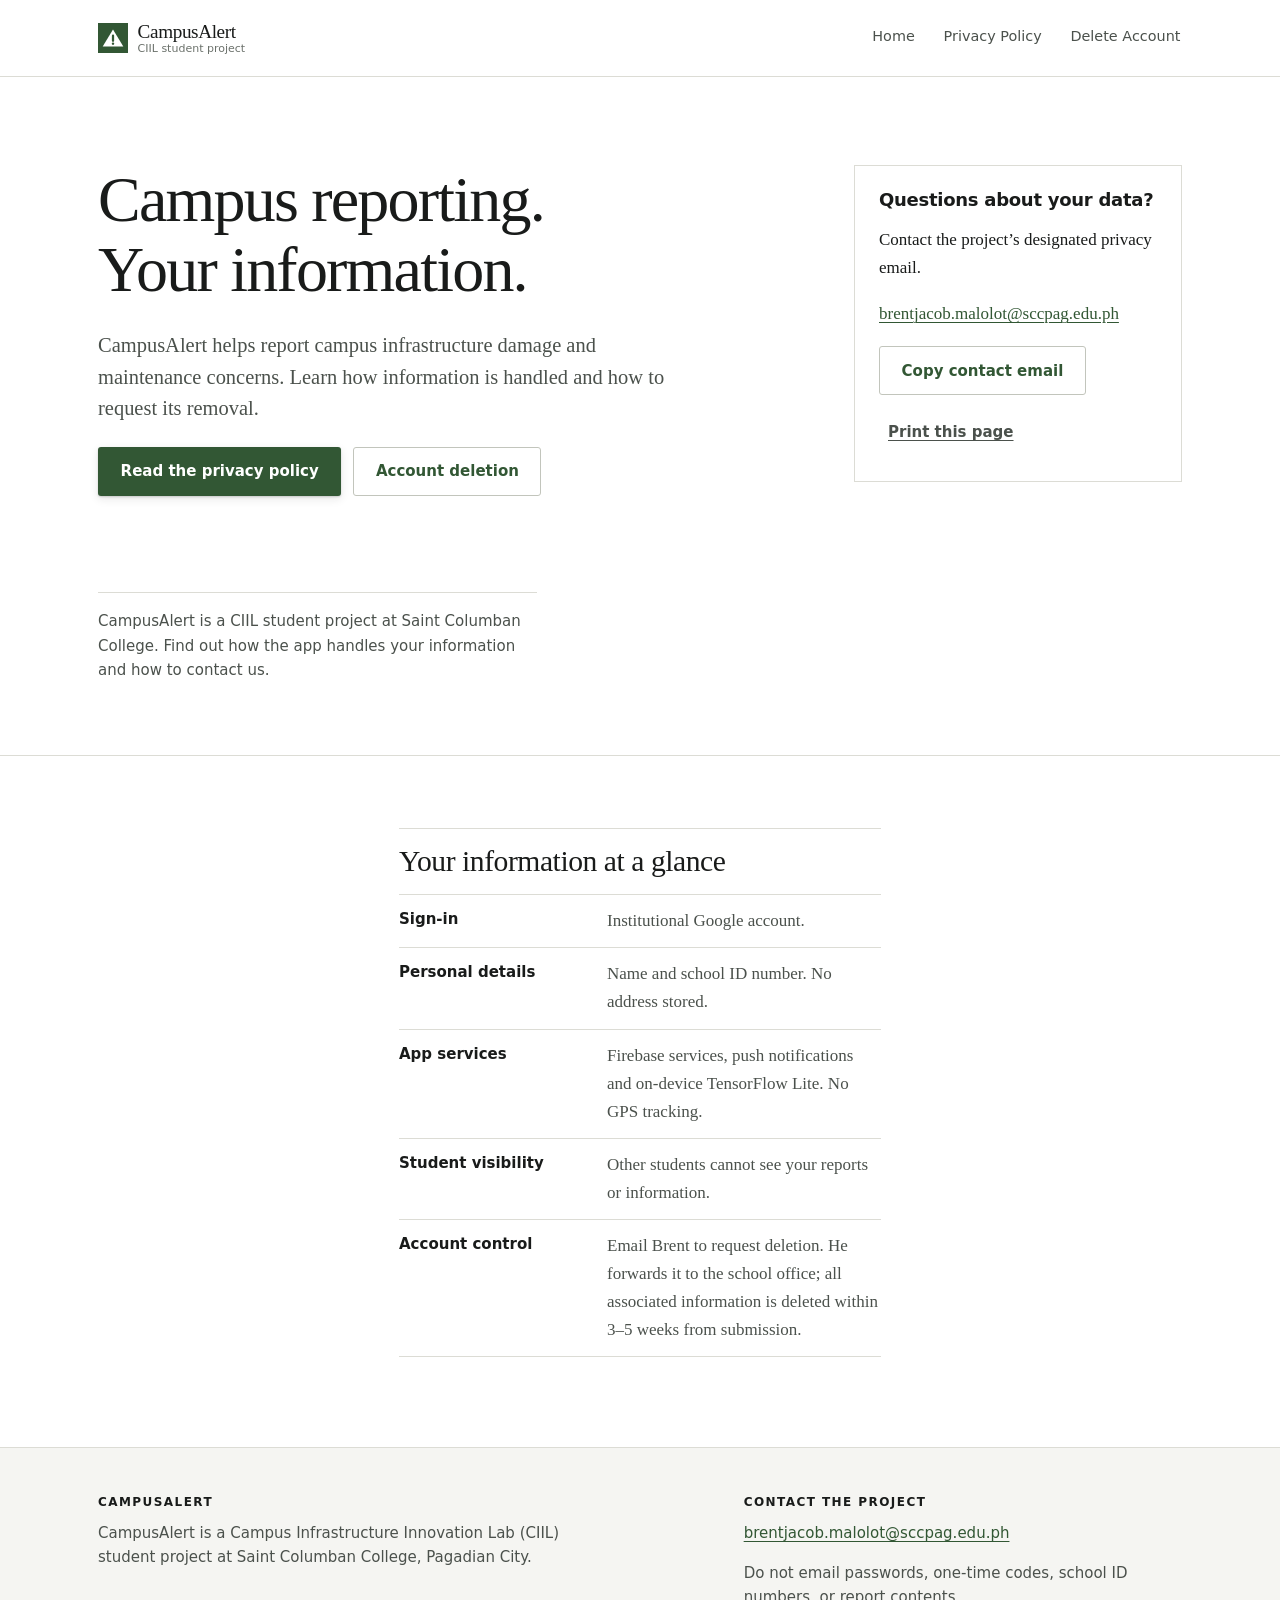
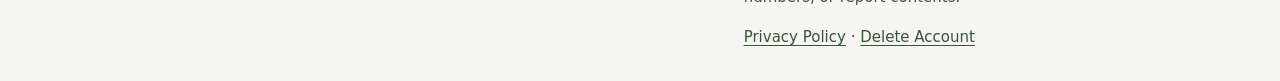
<file: index.html>
<!DOCTYPE html>
<html lang="en"><head><meta charset="utf-8"/><meta content="width=device-width,initial-scale=1" name="viewport"/><meta content="index, follow" name="robots"/><meta content="CampusAlert privacy policy, data handling, and account deletion requests." name="description"/><title>Privacy and account information — CampusAlert</title><link href="assets/favicon.svg" rel="icon"/><link href="assets/styles.css" rel="stylesheet"/></head><body><a class="skip-link" href="#main">Skip to main content</a><header class="masthead">
<div class="container masthead__inner">
<a aria-current="page" class="wordmark" href="index.html">
<svg aria-hidden="true" class="wordmark__mark" focusable="false" viewbox="0 0 32 32">
<rect fill="#325734" height="32" width="32"></rect>
<path d="M16 7 27 25H5z" fill="#ffffff"></path>
<path d="M16 13.5v5.5" stroke="#325734" stroke-linecap="round" stroke-width="2.4"></path>
<circle cx="16" cy="22" fill="#325734" r="1.3"></circle>
</svg>
<span class="wordmark__text">
<span class="wordmark__name">CampusAlert</span>
<span class="wordmark__org">CIIL student project</span>
</span>
</a>
<nav aria-label="Main" class="site-nav">
<a href="index.html">Home</a>
<a href="privacy.html">Privacy Policy</a>
<a href="delete-account.html">Delete Account</a>
</nav>
</div>
</header>
<main id="main"><section class="hero"><div class="container hero__grid"><div><h1 class="hero__title">Campus reporting.<br/>Your information.</h1><p class="lede">CampusAlert helps report campus infrastructure damage and maintenance concerns. Learn how information is handled and how to request its removal.</p><div class="hero__actions"><a class="btn btn--primary" href="privacy.html">Read the privacy policy</a><a class="btn btn--secondary" href="delete-account.html">Account deletion</a></div><p class="hero__note">CampusAlert is a CIIL student project at Saint Columban College. Find out how the app handles your information and how to contact us.</p></div><aside class="aside"><h2>Questions about your data?</h2><p>Contact the project’s designated privacy email.</p><p><a class="email" href="mailto:brentjacob.malolot@sccpag.edu.ph">brentjacob.malolot@sccpag.edu.ph</a></p><div class="btn-row" data-copy-controls=""><button class="btn btn--secondary" data-copy-email="brentjacob.malolot@sccpag.edu.ph" type="button">Copy contact email</button><button class="btn btn--quiet" data-print-page="" type="button">Print this page</button><p aria-live="polite" class="copy-status" data-copy-status="" role="status"></p></div></aside></div></section><section class="section"><div class="container prose"><h2>Your information at a glance</h2><dl class="deflist"><div><dt>Sign-in</dt><dd>Institutional Google account.</dd></div><div><dt>Personal details</dt><dd>Name and school ID number. No address stored.</dd></div><div><dt>App services</dt><dd>Firebase services, push notifications and on-device TensorFlow Lite. No GPS tracking.</dd></div><div><dt>Student visibility</dt><dd>Other students cannot see your reports or information.</dd></div><div><dt>Account control</dt><dd>Email Brent to request deletion. He forwards it to the school office; all associated information is deleted within 3–5 weeks from submission.</dd></div></dl></div></section></main><footer class="site-footer"><div class="container"><div class="site-footer__grid"><div><h2>CampusAlert</h2><p>CampusAlert is a Campus Infrastructure Innovation Lab (CIIL) student project at Saint Columban College, Pagadian City.</p></div><div><h2>Contact the project</h2><p><a class="email" href="mailto:brentjacob.malolot@sccpag.edu.ph">brentjacob.malolot@sccpag.edu.ph</a></p><p>Do not email passwords, one-time codes, school ID numbers, or report contents.</p><a href="privacy.html">Privacy Policy</a> · <a href="delete-account.html">Delete Account</a></div></div></div></footer><script defer="" src="assets/site.js"></script></body></html>
</file>
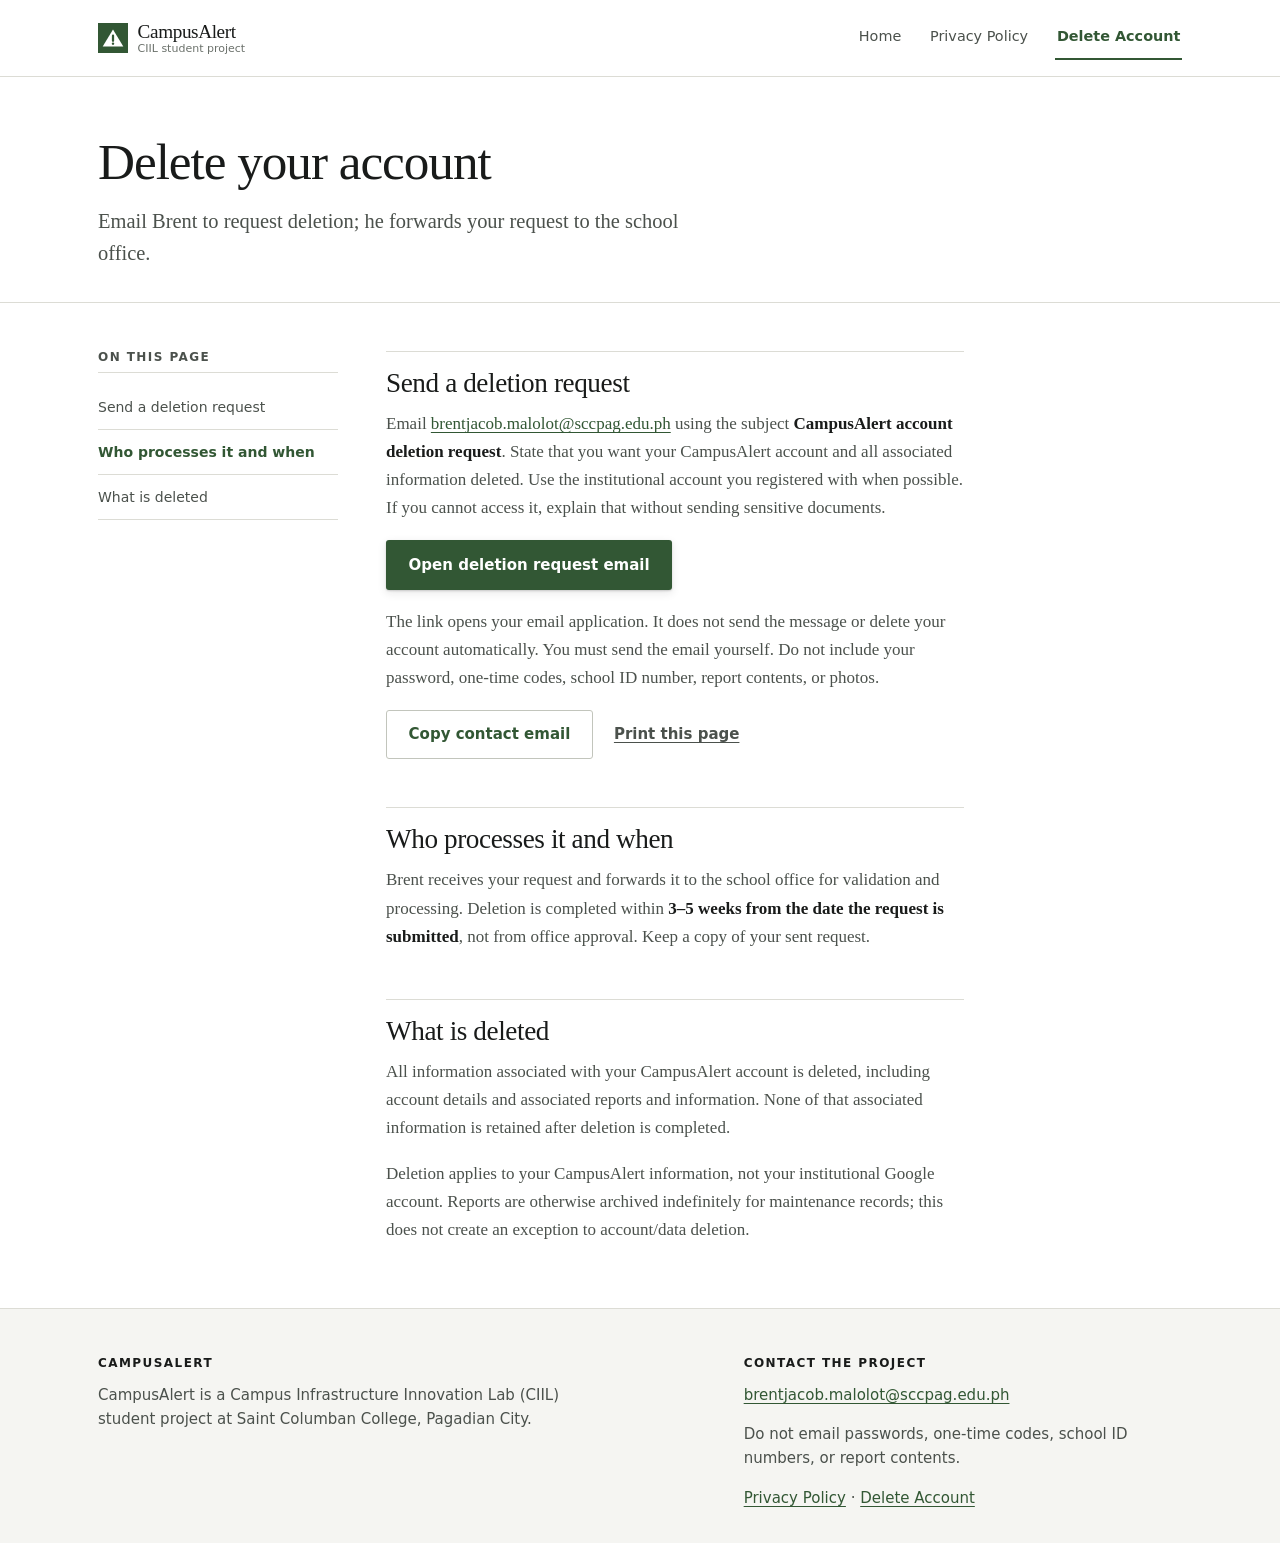
<file: delete-account.html>
<!DOCTYPE html>
<html lang="en"><head><meta charset="utf-8"/><meta content="width=device-width,initial-scale=1" name="viewport"/><meta content="index, follow" name="robots"/><meta content="CampusAlert privacy policy, data handling, and account deletion requests." name="description"/><title>Delete your account — CampusAlert</title><link href="assets/favicon.svg" rel="icon"/><link href="assets/styles.css" rel="stylesheet"/></head><body><a class="skip-link" href="#main">Skip to main content</a><header class="masthead">
<div class="container masthead__inner">
<a class="wordmark" href="index.html">
<svg aria-hidden="true" class="wordmark__mark" focusable="false" viewbox="0 0 32 32">
<rect fill="#325734" height="32" width="32"></rect>
<path d="M16 7 27 25H5z" fill="#ffffff"></path>
<path d="M16 13.5v5.5" stroke="#325734" stroke-linecap="round" stroke-width="2.4"></path>
<circle cx="16" cy="22" fill="#325734" r="1.3"></circle>
</svg>
<span class="wordmark__text">
<span class="wordmark__name">CampusAlert</span>
<span class="wordmark__org">CIIL student project</span>
</span>
</a>
<nav aria-label="Main" class="site-nav">
<a href="index.html">Home</a>
<a href="privacy.html">Privacy Policy</a>
<a aria-current="page" href="delete-account.html">Delete Account</a>
</nav>
</div>
</header>
<main id="main"><div class="page-head"><div class="container"><h1>Delete your account</h1><p class="lede" style="margin-top:var(--s-4)">Email Brent to request deletion; he forwards your request to the school office.</p></div></div><div class="container policy"><nav aria-label="On this page" class="policy__index"><h2>On this page</h2><ol><li><a href="#email">Send a deletion request</a></li><li><a href="#processing">Who processes it and when</a></li><li><a href="#scope">What is deleted</a></li></ol></nav><article class="policy__body"><section id="email"><h2>Send a deletion request</h2><p>Email <a class="email" href="mailto:brentjacob.malolot@sccpag.edu.ph">brentjacob.malolot@sccpag.edu.ph</a> using the subject <strong>CampusAlert account deletion request</strong>. State that you want your CampusAlert account and all associated information deleted. Use the institutional account you registered with when possible. If you cannot access it, explain that without sending sensitive documents.</p><p><a class="btn btn--primary" href="mailto:brentjacob.malolot@sccpag.edu.ph?subject=CampusAlert%20account%20deletion%20request">Open deletion request email</a></p><p>The link opens your email application. It does not send the message or delete your account automatically. You must send the email yourself. Do not include your password, one-time codes, school ID number, report contents, or photos.</p><div class="btn-row" data-copy-controls=""><button class="btn btn--secondary" data-copy-email="brentjacob.malolot@sccpag.edu.ph" type="button">Copy contact email</button><button class="btn btn--quiet" data-print-page="" type="button">Print this page</button><p aria-live="polite" class="copy-status" data-copy-status="" role="status"></p></div></section><section id="processing"><h2>Who processes it and when</h2><p>Brent receives your request and forwards it to the school office for validation and processing. Deletion is completed within <strong>3–5 weeks from the date the request is submitted</strong>, not from office approval. Keep a copy of your sent request.</p></section><section id="scope"><h2>What is deleted</h2><p>All information associated with your CampusAlert account is deleted, including account details and associated reports and information. None of that associated information is retained after deletion is completed.</p><p>Deletion applies to your CampusAlert information, not your institutional Google account. Reports are otherwise archived indefinitely for maintenance records; this does not create an exception to account/data deletion.</p></section></article></div></main><footer class="site-footer"><div class="container"><div class="site-footer__grid"><div><h2>CampusAlert</h2><p>CampusAlert is a Campus Infrastructure Innovation Lab (CIIL) student project at Saint Columban College, Pagadian City.</p></div><div><h2>Contact the project</h2><p><a class="email" href="mailto:brentjacob.malolot@sccpag.edu.ph">brentjacob.malolot@sccpag.edu.ph</a></p><p>Do not email passwords, one-time codes, school ID numbers, or report contents.</p><a href="privacy.html">Privacy Policy</a> · <a href="delete-account.html">Delete Account</a></div></div></div></footer><script defer="" src="assets/site.js"></script></body></html>
</file>
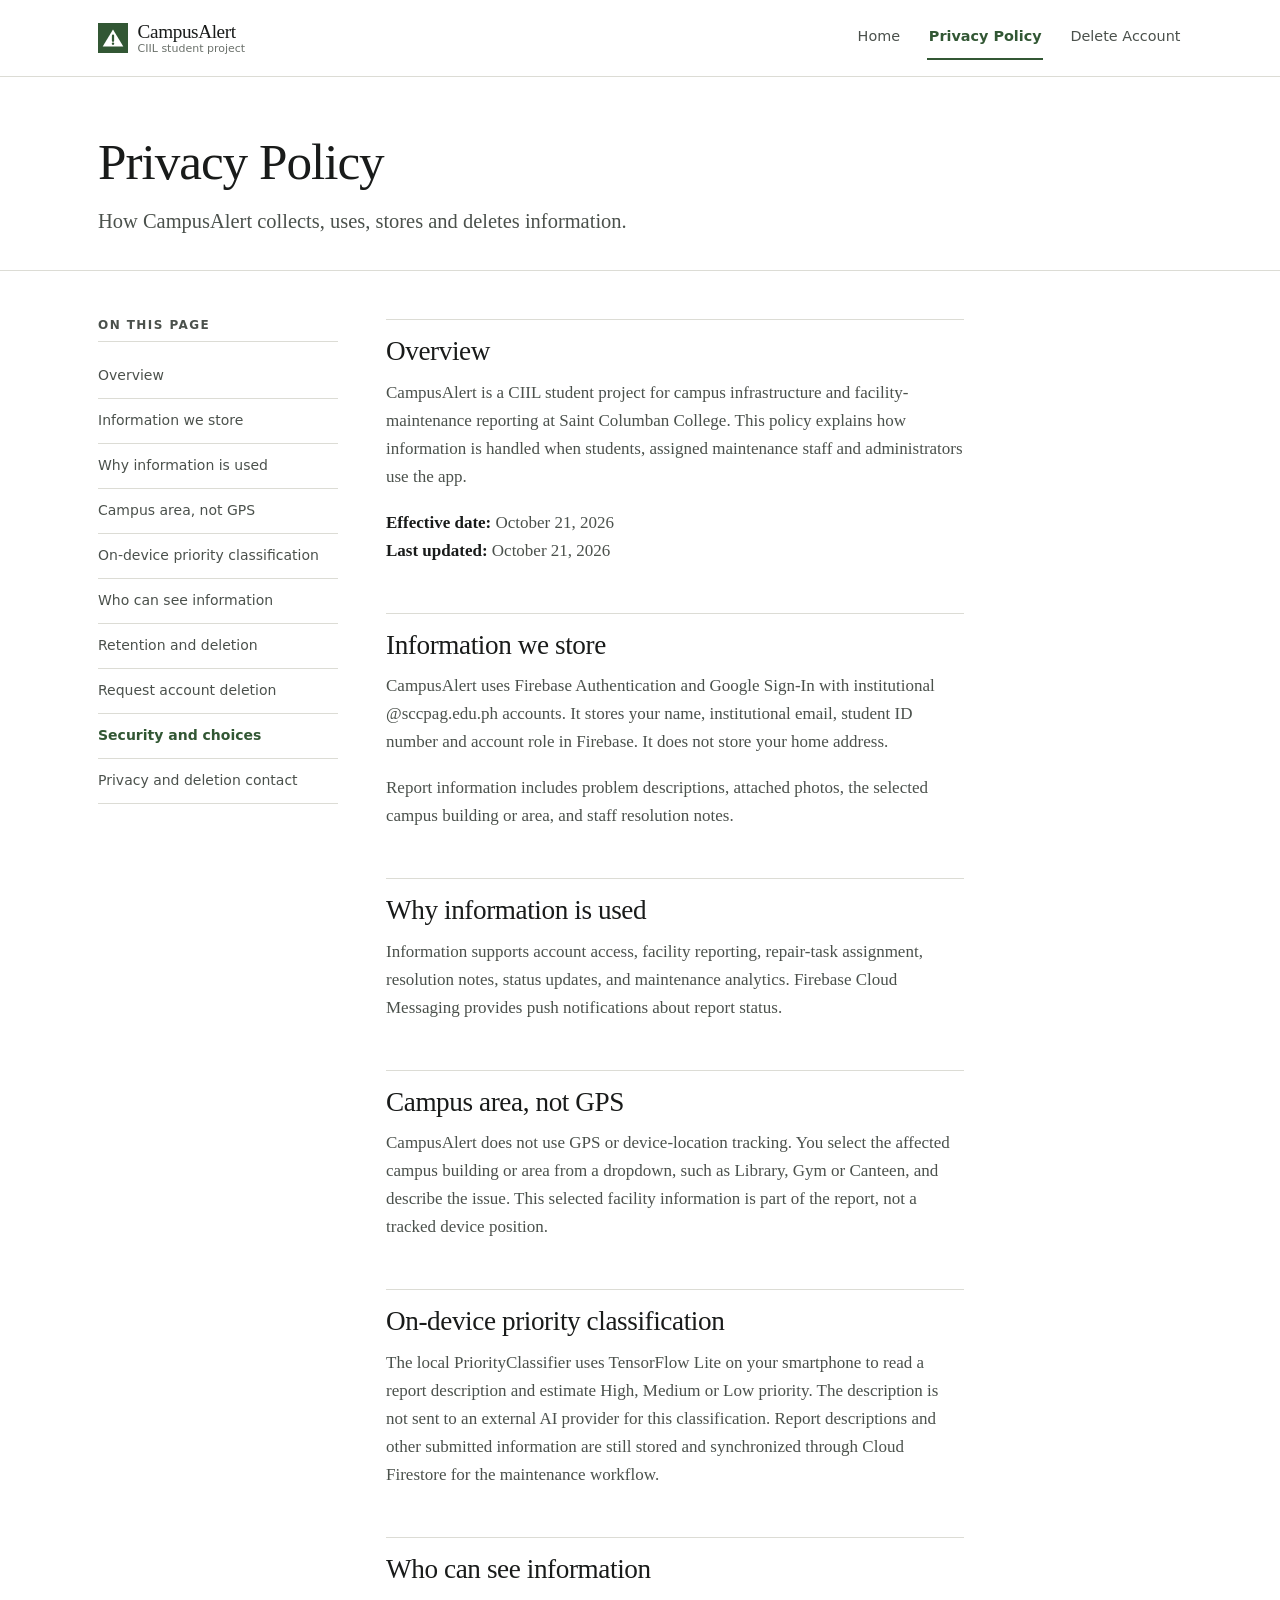
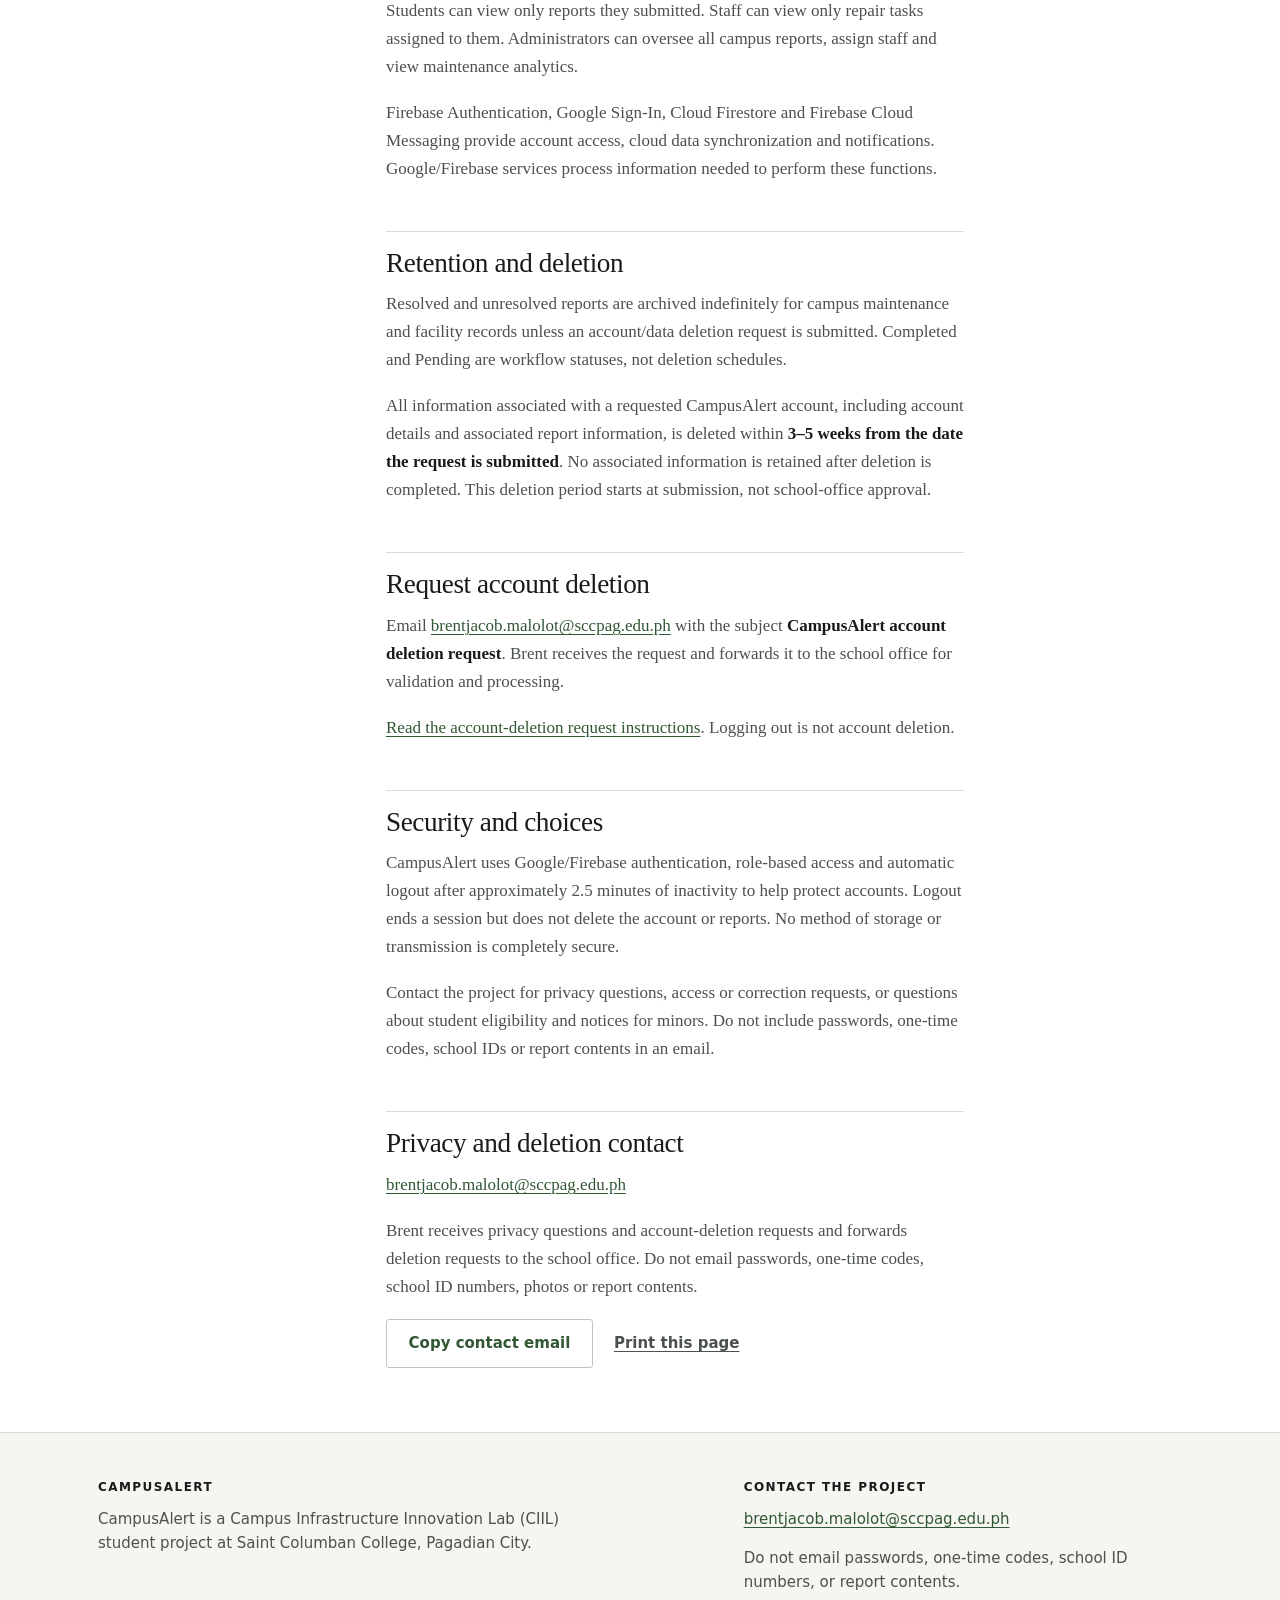
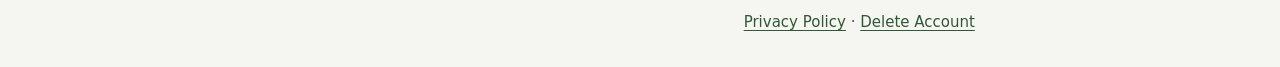
<file: privacy.html>
<!DOCTYPE html>
<html lang="en"><head><meta charset="utf-8"/><meta content="width=device-width,initial-scale=1" name="viewport"/><meta content="index, follow" name="robots"/><meta content="CampusAlert privacy policy, data handling, and account deletion requests." name="description"/><title>Privacy Policy — CampusAlert</title><link href="assets/favicon.svg" rel="icon"/><link href="assets/styles.css" rel="stylesheet"/></head><body><a class="skip-link" href="#main">Skip to main content</a><header class="masthead">
<div class="container masthead__inner">
<a class="wordmark" href="index.html">
<svg aria-hidden="true" class="wordmark__mark" focusable="false" viewbox="0 0 32 32">
<rect fill="#325734" height="32" width="32"></rect>
<path d="M16 7 27 25H5z" fill="#ffffff"></path>
<path d="M16 13.5v5.5" stroke="#325734" stroke-linecap="round" stroke-width="2.4"></path>
<circle cx="16" cy="22" fill="#325734" r="1.3"></circle>
</svg>
<span class="wordmark__text">
<span class="wordmark__name">CampusAlert</span>
<span class="wordmark__org">CIIL student project</span>
</span>
</a>
<nav aria-label="Main" class="site-nav">
<a href="index.html">Home</a>
<a aria-current="page" href="privacy.html">Privacy Policy</a>
<a href="delete-account.html">Delete Account</a>
</nav>
</div>
</header>
<main id="main"><div class="page-head"><div class="container"><h1>Privacy Policy</h1><p class="lede" style="margin-top:var(--s-4)">How CampusAlert collects, uses, stores and deletes information.</p></div></div><div class="container policy"><nav aria-label="On this page" class="policy__index"><h2>On this page</h2><ol><li><a href="#about">Overview</a></li><li><a href="#identity">Information we store</a></li><li><a href="#reports">Why information is used</a></li><li><a href="#location">Campus area, not GPS</a></li><li><a href="#ai">On-device priority classification</a></li><li><a href="#access">Who can see information</a></li><li><a href="#retention">Retention and deletion</a></li><li><a href="#deletion">Request account deletion</a></li><li><a href="#security">Security and choices</a></li><li><a href="#contact">Privacy and deletion contact</a></li></ol></nav><article class="policy__body"><section id="about"><h2>Overview</h2><p>CampusAlert is a CIIL student project for campus infrastructure and facility-maintenance reporting at Saint Columban College. This policy explains how information is handled when students, assigned maintenance staff and administrators use the app.</p><p><strong>Effective date:</strong> October 21, 2026<br/><strong>Last updated:</strong> October 21, 2026</p></section><section id="identity"><h2>Information we store</h2><p>CampusAlert uses Firebase Authentication and Google Sign-In with institutional @sccpag.edu.ph accounts. It stores your name, institutional email, student ID number and account role in Firebase. It does not store your home address.</p><p>Report information includes problem descriptions, attached photos, the selected campus building or area, and staff resolution notes.</p></section><section id="reports"><h2>Why information is used</h2><p>Information supports account access, facility reporting, repair-task assignment, resolution notes, status updates, and maintenance analytics. Firebase Cloud Messaging provides push notifications about report status.</p></section><section id="location"><h2>Campus area, not GPS</h2><p>CampusAlert does not use GPS or device-location tracking. You select the affected campus building or area from a dropdown, such as Library, Gym or Canteen, and describe the issue. This selected facility information is part of the report, not a tracked device position.</p></section><section id="ai"><h2>On-device priority classification</h2><p>The local PriorityClassifier uses TensorFlow Lite on your smartphone to read a report description and estimate High, Medium or Low priority. The description is not sent to an external AI provider for this classification. Report descriptions and other submitted information are still stored and synchronized through Cloud Firestore for the maintenance workflow.</p></section><section id="access"><h2>Who can see information</h2><p>Students can view only reports they submitted. Staff can view only repair tasks assigned to them. Administrators can oversee all campus reports, assign staff and view maintenance analytics.</p><p>Firebase Authentication, Google Sign-In, Cloud Firestore and Firebase Cloud Messaging provide account access, cloud data synchronization and notifications. Google/Firebase services process information needed to perform these functions.</p></section><section id="retention"><h2>Retention and deletion</h2><p>Resolved and unresolved reports are archived indefinitely for campus maintenance and facility records unless an account/data deletion request is submitted. Completed and Pending are workflow statuses, not deletion schedules.</p><p>All information associated with a requested CampusAlert account, including account details and associated report information, is deleted within <strong>3–5 weeks from the date the request is submitted</strong>. No associated information is retained after deletion is completed. This deletion period starts at submission, not school-office approval.</p></section><section id="deletion"><h2>Request account deletion</h2><p>Email <a href="mailto:brentjacob.malolot@sccpag.edu.ph?subject=CampusAlert%20account%20deletion%20request">brentjacob.malolot@sccpag.edu.ph</a> with the subject <strong>CampusAlert account deletion request</strong>. Brent receives the request and forwards it to the school office for validation and processing.</p><p><a href="delete-account.html">Read the account-deletion request instructions</a>. Logging out is not account deletion.</p></section><section id="security"><h2>Security and choices</h2><p>CampusAlert uses Google/Firebase authentication, role-based access and automatic logout after approximately 2.5 minutes of inactivity to help protect accounts. Logout ends a session but does not delete the account or reports. No method of storage or transmission is completely secure.</p><p>Contact the project for privacy questions, access or correction requests, or questions about student eligibility and notices for minors. Do not include passwords, one-time codes, school IDs or report contents in an email.</p></section><section id="contact"><h2>Privacy and deletion contact</h2><p><a class="email" href="mailto:brentjacob.malolot@sccpag.edu.ph">brentjacob.malolot@sccpag.edu.ph</a></p><p>Brent receives privacy questions and account-deletion requests and forwards deletion requests to the school office. Do not email passwords, one-time codes, school ID numbers, photos or report contents.</p><div class="btn-row" data-copy-controls=""><button class="btn btn--secondary" data-copy-email="brentjacob.malolot@sccpag.edu.ph" type="button">Copy contact email</button><button class="btn btn--quiet" data-print-page="" type="button">Print this page</button><p aria-live="polite" class="copy-status" data-copy-status="" role="status"></p></div></section></article></div></main><footer class="site-footer"><div class="container"><div class="site-footer__grid"><div><h2>CampusAlert</h2><p>CampusAlert is a Campus Infrastructure Innovation Lab (CIIL) student project at Saint Columban College, Pagadian City.</p></div><div><h2>Contact the project</h2><p><a class="email" href="mailto:brentjacob.malolot@sccpag.edu.ph">brentjacob.malolot@sccpag.edu.ph</a></p><p>Do not email passwords, one-time codes, school ID numbers, or report contents.</p><a href="privacy.html">Privacy Policy</a> · <a href="delete-account.html">Delete Account</a></div></div></div></footer><script defer="" src="assets/site.js"></script></body></html>
</file>
<file: assets/styles.css>
:root{--paper:#ffffff;--paper-2:#f5f5f2;--paper-3:#ecece7;--ink:#191b1a;--ink-2:#4b514c;--ink-3:#6b716b;--green:#325734;--green-deep:#24412a;--green-tint:#e8ece5;--rule:#dcdcd5;--rule-2:#c2c5bc;--rule-ink:#191b1a;--font-serif:Georgia,"Iowan Old Style","Palatino Linotype","Book Antiqua","Times New Roman",serif;--font-ui:system-ui,-apple-system,"Segoe UI",Roboto,"Helvetica Neue",Arial,sans-serif;--fs-display:clamp(2.6rem,6.2vw,4.9rem);--fs-h1:clamp(2.1rem,4.4vw,3.2rem);--fs-h2:clamp(1.45rem,2.4vw,1.85rem);--fs-h3:1.15rem;--fs-body:1.0625rem;--fs-small:0.9375rem;--fs-label:0.75rem;--s-1:0.25rem;--s-2:0.5rem;--s-3:0.75rem;--s-4:1rem;--s-5:1.5rem;--s-6:2rem;--s-7:3rem;--s-8:4rem;--s-9:6rem;--measure:68ch;--container:1180px;--gutter:clamp(1.25rem,4vw,3rem);--r-chip:2px;--r-control:3px;--lift-1:0 1px 2px rgba(25,27,26,0.18),0 3px 10px rgba(25,27,26,0.1);--lift-1-down:0 1px 1px rgba(25,27,26,0.16);--ease-out:cubic-bezier(0.16,1,0.3,1);--dur-fast:140ms;--dur-mid:240ms;}*,*::before,*::after{box-sizing:border-box;}html{-webkit-text-size-adjust:100%;scroll-behavior:smooth;scroll-padding-top:6rem;}body{margin:0;background:var(--paper);color:var(--ink);font-family:var(--font-serif);font-size:var(--fs-body);line-height:1.65;-webkit-font-smoothing:antialiased;text-rendering:optimizeLegibility;}img,svg{display:block;max-width:100%;}a{color:var(--green);text-decoration-thickness:1px;text-underline-offset:0.18em;}.policy__body a:hover,.prose a:hover,.site-footer a:hover,.draft-band__text a:hover,.aside__email:hover{text-decoration-thickness:2px;text-underline-offset:0.22em;}:focus-visible{outline:2px solid var(--ink);outline-offset:2px;border-radius:1px;}::selection{background:var(--green);color:var(--paper);}hr{border:0;border-top:1px solid var(--rule);margin:var(--s-6) 0;}.skip-link{position:absolute;left:var(--s-4);top:-4rem;z-index:20;padding:0.7rem 1.1rem;background:var(--green);color:var(--paper);font-family:var(--font-ui);font-size:0.9rem;text-decoration:none;transition:top var(--dur-fast) var(--ease-out);}.skip-link:focus{top:var(--s-3);color:var(--paper);}h1,h2,h3,h4{font-family:var(--font-serif);font-weight:400;letter-spacing:-0.02em;line-height:1.12;text-wrap:balance;margin:0;}h1{font-size:var(--fs-h1);line-height:1.12;}h2{font-size:var(--fs-h2);letter-spacing:-0.015em;line-height:1.12;}h3{font-size:var(--fs-h3);font-family:var(--font-ui);font-weight:600;letter-spacing:0;line-height:1.35;}p{margin:0 0 1.05em;}p:last-child{margin-bottom:0;}strong{font-weight:700;}.lede{font-size:clamp(1.125rem,1.6vw,1.3rem);line-height:1.55;color:var(--ink-2);max-width:58ch;}.muted{color:var(--ink-2);}.small{font-family:var(--font-ui);font-size:var(--fs-small);line-height:1.55;color:var(--ink-2);}.label{font-family:var(--font-ui);font-size:var(--fs-label);font-weight:600;letter-spacing:0.12em;text-transform:uppercase;color:var(--ink-2);}.num{font-variant-numeric:tabular-nums;}.container{width:100%;max-width:var(--container);margin-inline:auto;padding-inline:var(--gutter);}.section{padding-top:clamp(2.5rem,6vw,4.5rem);padding-bottom:clamp(2.5rem,6vw,4.5rem);border-top:1px solid var(--rule);}.section--tight{padding-top:clamp(1.75rem,4vw,2.75rem);padding-bottom:clamp(1.75rem,4vw,2.75rem);}.section--flush{border-top:0;}.section__head{max-width:var(--measure);margin-bottom:var(--s-6);}.section__head h2{line-height:1.12;margin-bottom:var(--s-3);}.section__head p{color:var(--ink-2);}.stack > * + *{margin-top:var(--s-4);}.prose{max-width:var(--measure);}.prose h2{line-height:1.12;margin-top:var(--s-7);margin-bottom:var(--s-4);padding-top:var(--s-4);border-top:1px solid var(--rule);}.prose h2:first-child{margin-top:0;}.prose h3{line-height:1.35;margin-top:6rem;margin-bottom:var(--s-2);}.prose ul,.prose ol{margin:0 0 1.05em;padding-left:1.35rem;}.prose li{margin-bottom:0.4em;}.prose li::marker{color:var(--green);}.deflist{margin:0 0 1.05em;border-top:1px solid var(--rule);}.deflist div{display:grid;grid-template-columns:minmax(0,12rem) minmax(0,1fr);gap:var(--s-2) var(--s-4);padding:var(--s-3) 0;border-bottom:1px solid var(--rule);}.deflist dt{font-family:var(--font-ui);font-size:var(--fs-small);font-weight:600;color:var(--ink);}.deflist dd{margin:0;color:var(--ink-2);}@media (max-width:40rem){.deflist div{grid-template-columns:minmax(0,1fr);}}.masthead{position:sticky;top:0;z-index:10;border-bottom:1px solid var(--rule);background:var(--paper);}.masthead__inner{display:flex;align-items:center;justify-content:space-between;gap:var(--s-4);flex-wrap:wrap;padding-top:var(--s-4);padding-bottom:var(--s-4);}.wordmark{display:inline-flex;align-items:center;gap:0.6rem;text-decoration:none;color:var(--ink);}.wordmark__mark{width:30px;height:30px;flex:none;}.wordmark__text{display:flex;flex-direction:column;line-height:1.1;}.wordmark__name{font-size:1.2rem;letter-spacing:-0.02em;}.wordmark__org{font-family:var(--font-ui);font-size:0.6875rem;letter-spacing:0.1em;text-transform:uppercase;color:var(--ink-3);}.site-nav{display:flex;align-items:center;gap:clamp(0.75rem,2vw,1.75rem);font-family:var(--font-ui);font-size:0.9rem;}.site-nav a{position:relative;padding:0.4rem 0.1rem;color:var(--ink-2);text-decoration:none;border-bottom:2px solid transparent;transition:color var(--dur-fast) var(--ease-out),border-color var(--dur-fast) var(--ease-out);}.site-nav a:hover{color:var(--green);border-bottom-color:var(--rule-2);}.site-nav a[aria-current="page"]{color:var(--green);font-weight:600;border-bottom-color:var(--green);}@media (max-width:30rem){.masthead__inner{padding-top:var(--s-3);padding-bottom:var(--s-3);}.site-nav{width:100%;justify-content:space-between;gap:var(--s-2);}.site-nav a{font-size:0.8125rem;}}.draft-band{border-bottom:1px solid var(--rule-2);background:var(--paper-2);padding-top:var(--s-4);padding-bottom:var(--s-4);animation:band-in var(--dur-mid) var(--ease-out) both;}.draft-band__inner{display:flex;align-items:flex-start;gap:var(--s-4);}.draft-band__stamp{flex:none;font-family:var(--font-ui);font-size:0.6875rem;font-weight:700;letter-spacing:0.18em;text-transform:uppercase;color:var(--paper);background:var(--green);padding:0.3rem 0.55rem;border-radius:var(--r-chip);line-height:1.3;margin-top:0.15rem;}.draft-band__text{font-family:var(--font-ui);font-size:var(--fs-small);line-height:1.5;color:var(--ink);margin:0;}.draft-band__text strong{font-weight:700;}.draft-band__text a{color:var(--green);font-weight:600;}.hero{padding-top:clamp(2.75rem,7vw,5.5rem);padding-bottom:clamp(2.5rem,6vw,4.5rem);}.hero__grid{display:grid;gap:clamp(2rem,5vw,3.5rem);align-items:start;}@media (min-width:62rem){.hero__grid{grid-template-columns:minmax(0,1fr) 20.5rem;}}.hero__title{font-size:var(--fs-display);letter-spacing:-0.028em;line-height:1.08;margin-bottom:var(--s-5);max-width:16ch;}.hero__lede{max-width:54ch;margin-bottom:var(--s-5);}.hero__actions{display:flex;flex-wrap:wrap;gap:var(--s-3);align-items:center;}.hero__note{font-family:var(--font-ui);font-size:var(--fs-small);color:var(--ink-2);max-width:46ch;margin-top:6rem;padding-top:var(--s-4);border-top:1px solid var(--rule);}.hero__facts{display:grid;gap:var(--s-3);margin:var(--s-6) 0 0;padding:0;list-style:none;max-width:52ch;}.hero__facts li{display:grid;grid-template-columns:1.25rem minmax(0,1fr);gap:var(--s-3);font-family:var(--font-ui);font-size:var(--fs-small);color:var(--ink-2);line-height:1.5;}.hero__facts svg{width:1.25rem;height:1.25rem;margin-top:0.15rem;color:var(--green);}.aside{border:1px solid var(--rule);background:var(--paper);padding:var(--s-5);}.aside__block + .aside__block{margin-top:6rem;padding-top:6rem;border-top:1px solid var(--rule);}.aside__title{font-family:var(--font-ui);font-size:var(--fs-label);font-weight:600;letter-spacing:0.12em;text-transform:uppercase;color:var(--ink-2);margin:0 0 var(--s-3);}.aside__email{display:block;font-family:var(--font-ui);font-size:0.9375rem;font-weight:600;word-break:break-word;overflow-wrap:anywhere;margin-bottom:var(--s-3);}.aside__index{list-style:none;margin:0;padding:0;font-family:var(--font-ui);font-size:var(--fs-small);}.aside__index li + li{margin-top:0.55rem;}.aside__index a{color:var(--ink);text-decoration:none;border-bottom:1px solid var(--rule-2);padding-bottom:1px;transition:color var(--dur-fast) var(--ease-out),border-color var(--dur-fast) var(--ease-out);}.aside__index a:hover{color:var(--green);border-bottom-color:var(--green);}.aside__index span{display:block;color:var(--ink-3);font-size:0.8125rem;}.btn{display:inline-flex;align-items:center;gap:0.5rem;font-family:var(--font-ui);font-size:0.9375rem;font-weight:600;line-height:1.3;padding:0.85rem 1.35rem;border-radius:var(--r-control);border:1px solid transparent;cursor:pointer;text-decoration:none;transition:background-color var(--dur-fast) var(--ease-out),color var(--dur-fast) var(--ease-out),box-shadow var(--dur-fast) var(--ease-out),transform var(--dur-fast) var(--ease-out),border-color var(--dur-fast) var(--ease-out);}.btn--primary{background:var(--green);color:var(--paper);box-shadow:var(--lift-1);}.btn--primary:hover{background:var(--green-deep);color:var(--paper);}.btn--primary:active{transform:translateY(1px);box-shadow:var(--lift-1-down);}.btn--secondary{background:var(--paper);color:var(--green);border-color:var(--rule-2);}.btn--secondary:hover{background:var(--paper-2);color:var(--green-deep);border-color:var(--green);}.btn--secondary:active{transform:translateY(1px);}.btn--quiet{background:transparent;color:var(--ink-2);border-color:transparent;padding-inline:0.5rem;text-decoration:underline;text-decoration-thickness:1px;text-underline-offset:0.2em;}.btn--quiet:hover{color:var(--green);}.btn__icon{width:1rem;height:1rem;flex:none;}.btn-row{display:flex;flex-wrap:wrap;gap:var(--s-3);align-items:center;}.btn-row--end{justify-content:flex-end;}.copy-status{font-family:var(--font-ui);font-size:0.8125rem;color:var(--ink-2);min-height:1.2em;}.copy-status[data-state="ok"]{color:var(--green);font-weight:600;}.copy-status[data-state="error"]{color:var(--ink);font-weight:600;}.page-head{padding-top:clamp(2.25rem,5vw,3.5rem);padding-bottom:var(--s-6);border-bottom:1px solid var(--rule);}.page-head__grid{display:grid;gap:var(--s-5);align-items:end;}@media (min-width:52rem){.page-head__grid{grid-template-columns:minmax(0,1fr) 17rem;}}.page-head h1{max-width:18ch;}.page-head__meta{font-family:var(--font-ui);font-size:var(--fs-small);color:var(--ink-2);line-height:1.55;}.page-head__meta dl{margin:0;display:grid;grid-template-columns:auto minmax(0,1fr);gap:0.3rem var(--s-3);}.page-head__meta dt{font-size:0.75rem;letter-spacing:0.1em;text-transform:uppercase;color:var(--ink-3);}.page-head__meta dd{margin:0;font-weight:600;color:var(--ink);}.policy{display:grid;gap:var(--s-6) var(--s-7);padding-top:clamp(2rem,4vw,3rem);padding-bottom:clamp(2.5rem,5vw,4rem);}@media (min-width:62rem){.policy{grid-template-columns:15rem minmax(0,1fr);}}.policy__index{font-family:var(--font-ui);font-size:0.875rem;align-self:start;}@media (min-width:62rem){.policy__index{position:sticky;top:6rem;}}.policy__index h2{line-height:1.12;font-family:var(--font-ui);font-size:var(--fs-label);font-weight:600;letter-spacing:0.12em;text-transform:uppercase;color:var(--ink-2);margin:0 0 var(--s-3);padding-bottom:var(--s-2);border-bottom:1px solid var(--rule);}.policy__index ol{list-style:none;margin:0;padding:0;}.policy__index li{border-bottom:1px solid var(--rule);}.policy__index a{display:block;padding:0.55rem 0;color:var(--ink-2);text-decoration:none;transition:color var(--dur-fast) var(--ease-out);}.policy__index a:hover{color:var(--green);}.policy__index a[aria-current="location"]{color:var(--green);font-weight:600;}.policy__body{max-width:var(--measure);}.policy__body > section + section{margin-top:var(--s-7);}.policy__body h2{line-height:1.12;font-size:clamp(1.35rem,2.2vw,1.7rem);margin-bottom:var(--s-3);padding-top:var(--s-4);border-top:1px solid var(--rule);}.policy__body h3{line-height:1.35;margin:var(--s-5) 0 var(--s-2);}.policy__body section > p{color:var(--ink-2);}.policy__body section > p strong,.policy__body li strong{color:var(--ink);}.note{font-family:var(--font-ui);font-size:var(--fs-small);color:var(--ink-2);border-left:1px solid var(--green);padding-left:var(--s-4);margin:var(--s-4) 0;}.policy__body section > p:last-child{margin-bottom:0;}.callout{border:1px solid var(--green);background:var(--paper-2);padding:var(--s-5);margin:var(--s-5) 0;}.callout__title{display:flex;align-items:center;gap:0.55rem;font-family:var(--font-ui);font-size:0.8125rem;font-weight:700;letter-spacing:0.1em;text-transform:uppercase;color:var(--green-deep);margin:0 0 var(--s-3);}.callout__title svg{width:1.1rem;height:1.1rem;flex:none;}.callout p,.callout li{color:var(--ink);}.callout p:last-child{margin-bottom:0;}.callout--plain{border-color:var(--rule-2);background:var(--paper-2);}.callout--plain .callout__title{color:var(--ink);}.register{border:1px solid var(--rule-2);background:var(--paper);margin:var(--s-6) 0;}.register > summary{display:flex;align-items:center;gap:var(--s-3);flex-wrap:wrap;padding:var(--s-4) var(--s-5);cursor:pointer;font-family:var(--font-ui);font-size:0.9375rem;font-weight:600;color:var(--ink);list-style:none;}.register > summary::-webkit-details-marker{display:none;}.register > summary::before{content:"";width:0.55rem;height:0.55rem;flex:none;border-right:1.5px solid var(--green);border-bottom:1.5px solid var(--green);transform:rotate(-45deg);transition:transform var(--dur-fast) var(--ease-out);margin-left:0.15rem;}.register[open] > summary::before{transform:rotate(45deg);}.register > summary:hover{background:var(--paper-2);}.register__count{font-family:var(--font-ui);font-size:0.75rem;font-weight:600;letter-spacing:0.08em;text-transform:uppercase;color:var(--green);border:1px solid var(--green);padding:0.1rem 0.4rem;border-radius:var(--r-chip);}.register__body{padding:0 var(--s-5) var(--s-5);border-top:1px solid var(--rule);}.register__body > p{color:var(--ink-2);font-size:var(--fs-small);margin-top:var(--s-4);}.register__list{list-style:none;margin:var(--s-4) 0 0;padding:0;counter-reset:item;}.register__list li{counter-increment:item;display:grid;grid-template-columns:1.75rem minmax(0,1fr);gap:var(--s-3);padding:var(--s-3) 0;border-bottom:1px solid var(--rule);font-size:var(--fs-small);line-height:1.55;color:var(--ink-2);}.register__list li:last-child{border-bottom:0;}.register__list li::before{content:counter(item);font-family:var(--font-ui);font-size:0.6875rem;color:var(--ink-3);font-variant-numeric:tabular-nums;padding-top:0.2rem;}.register__list strong{color:var(--ink);display:block;font-weight:700;}.steps{list-style:none;margin:0;padding:0;max-width:var(--measure);border-top:1px solid var(--rule-2);}.steps > li{display:grid;grid-template-columns:3.25rem minmax(0,1fr);gap:var(--s-4);padding:var(--s-5) 0;border-bottom:1px solid var(--rule);}.steps__num{font-family:var(--font-ui);font-size:0.75rem;font-weight:700;letter-spacing:0.1em;color:var(--green);padding-top:0.35rem;}.steps h3{line-height:1.35;margin-bottom:var(--s-2);}.steps p{color:var(--ink-2);font-size:var(--fs-small);line-height:1.6;margin-bottom:var(--s-3);}.steps p:last-child{margin-bottom:0;}.steps__note{font-family:var(--font-ui);font-size:0.8125rem;color:var(--ink-3);}.site-footer{border-top:1px solid var(--rule);background:var(--paper-2);padding-top:var(--s-7);padding-bottom:var(--s-6);font-family:var(--font-ui);font-size:var(--fs-small);color:var(--ink-2);}.site-footer__grid{display:grid;gap:var(--s-6);}@media (min-width:52rem){.site-footer__grid{grid-template-columns:minmax(0,1.4fr) minmax(0,1fr);}}.site-footer h2{line-height:1.12;font-family:var(--font-ui);font-size:var(--fs-label);font-weight:600;letter-spacing:0.12em;text-transform:uppercase;color:var(--ink);margin:0 0 var(--s-3);}.site-footer p{max-width:52ch;line-height:1.6;}.site-footer ul{list-style:none;margin:0;padding:0;}.site-footer li + li{margin-top:0.5rem;}.site-footer__base{margin-top:var(--s-6);padding-top:var(--s-4);border-top:1px solid var(--rule);display:flex;flex-wrap:wrap;gap:var(--s-3) var(--s-5);justify-content:space-between;font-size:0.8125rem;color:var(--ink-3);}.visually-hidden{position:absolute !important;width:1px;height:1px;padding:0;margin:-1px;overflow:hidden;clip:rect(0 0 0 0);clip-path:inset(50%);white-space:nowrap;border:0;}.rule-top{border-top:1px solid var(--rule);padding-top:var(--s-4);}.text-link{font-weight:600;}.email{overflow-wrap:anywhere;word-break:break-word;}@keyframes band-in{from{opacity:1;transform:translateY(-6px);}to{opacity:1;transform:none;}}@media (prefers-reduced-motion:reduce){html{scroll-behavior:auto;}*,*::before,*::after{animation-duration:1ms !important;animation-iteration-count:1 !important;transition-duration:1ms !important;scroll-behavior:auto !important;}}@media print{:root{--paper:#ffffff;--paper-2:#ffffff;--paper-3:#ffffff;--green-tint:#ffffff;}html,body{background:#fff;color:#000;font-size:11pt;}.site-nav,.skip-link,.btn,.btn-row,.copy-status,.policy__index,.site-footer__base,.no-print{display:none !important;}.masthead{position:static;}.draft-band{border:1pt solid #000;background:#fff;}.draft-band__stamp{background:#fff;color:#000;border:1pt solid #000;}.container{max-width:none;padding-inline:0;}.policy{display:block;}.policy__body{max-width:none;}.prose h2,.policy__body h2{break-after:avoid;}.callout,.register,.steps > li,figure,.card{break-inside:avoid;}.register__body{display:block !important;}a{color:#000;text-decoration:underline;}a[href^="http"]::after{content:" (" attr(href) ")";font-size:9pt;word-break:break-all;}.page-head{padding-top:0;padding-bottom:0.5rem;}.section{padding-top:1rem;padding-bottom:1rem;}}.hero__title{font-size:clamp(2.5rem,5vw,4rem);max-width:20ch;line-height:1.1}.aside h2{font-family:var(--font-ui);font-size:1.125rem;font-weight:600;margin-bottom:1rem}.site-nav a,.policy__index a{min-height:44px;display:inline-flex;align-items:center}.policy__index a{display:flex}.btn{line-height:1.35;min-height:44px}.btn--primary:hover{color:#fff}.callout{border-color:var(--rule-2)}.callout__title{text-transform:none;letter-spacing:0}.wordmark__org{letter-spacing:0;text-transform:none}.register__list{list-style:disc;padding-left:1.25rem}.register__list li{display:list-item}.register__list li::before{content:none}body{caret-color:var(--green);scrollbar-color:var(--rule-2) var(--paper)}@media(max-width:30rem){html{scroll-padding-top:9rem}}
</file>
